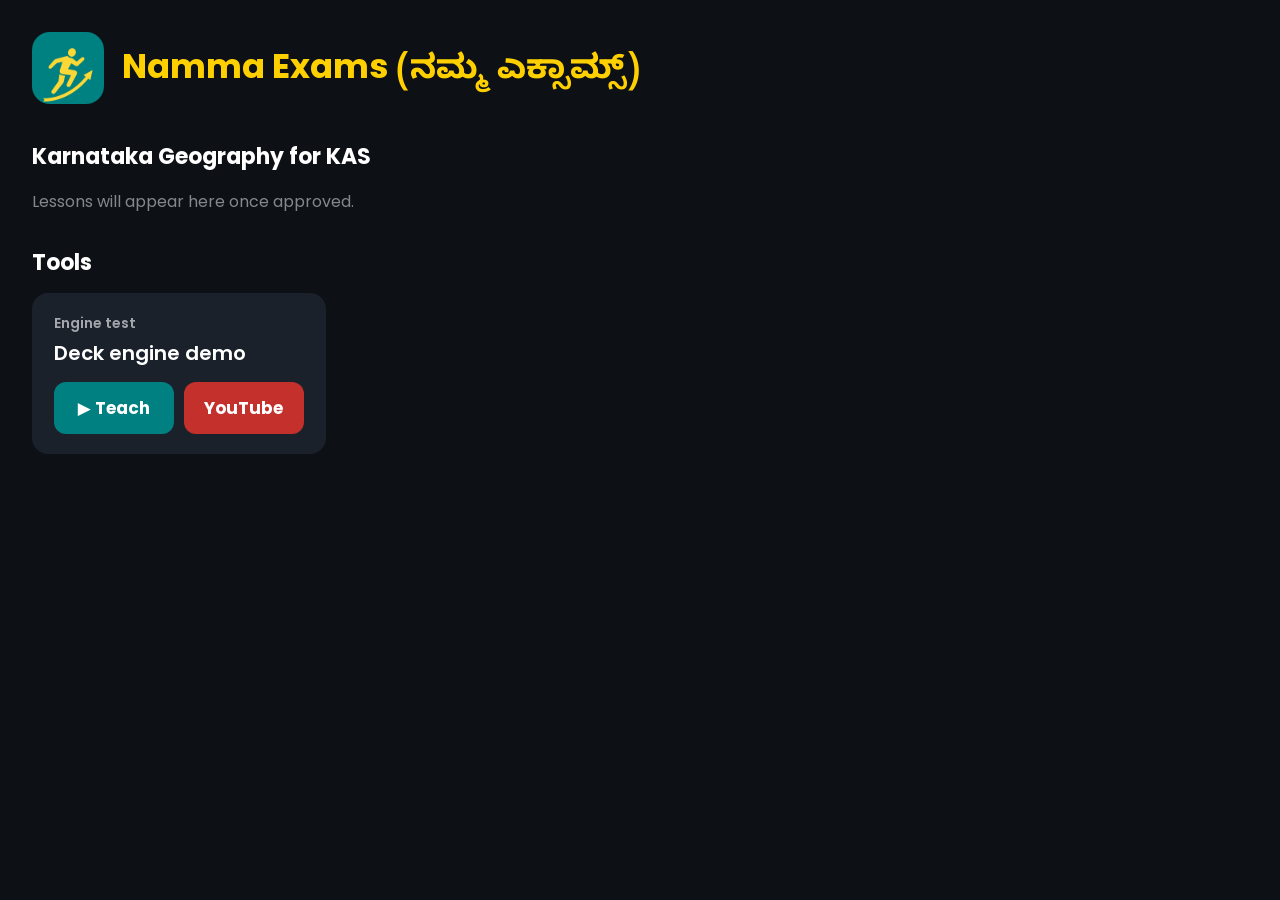
<file: index.html>
<!doctype html>
<html lang="en">
<head>
<meta charset="utf-8">
<meta name="viewport" content="width=device-width, initial-scale=1, viewport-fit=cover">
<meta name="apple-mobile-web-app-capable" content="yes">
<meta name="mobile-web-app-capable" content="yes">
<meta name="apple-mobile-web-app-status-bar-style" content="black-translucent">
<meta name="apple-mobile-web-app-title" content="Namma Exams">
<meta name="theme-color" content="#0D1015">
<link rel="apple-touch-icon" href="engine/icons/icon-180.png">
<link rel="manifest" href="manifest.webmanifest">
<link rel="stylesheet" href="engine/deck.css">
<title>Namma Exams Lessons</title>
</head>
<body class="library">
  <header>
    <img src="engine/icons/icon-180.png" alt="">
    <h1>Namma Exams <span class="kn">(ನಮ್ಮ ಎಕ್ಸಾಮ್ಸ್)</span></h1>
  </header>

  <h2>Karnataka Geography for KAS</h2>
  <p class="empty">Lessons will appear here once approved.</p>

  <h2>Tools</h2>
  <div class="lessons">
    <div class="lesson">
      <div><small>Engine test</small>Deck engine demo</div>
      <div class="lesson-actions"><a href="demo/">▶ Teach</a><a class="yt" href="demo/youtube.html">YouTube</a></div>
    </div>
  </div>

  <script src="engine/deck.js"></script>
</body>
</html>
</file>
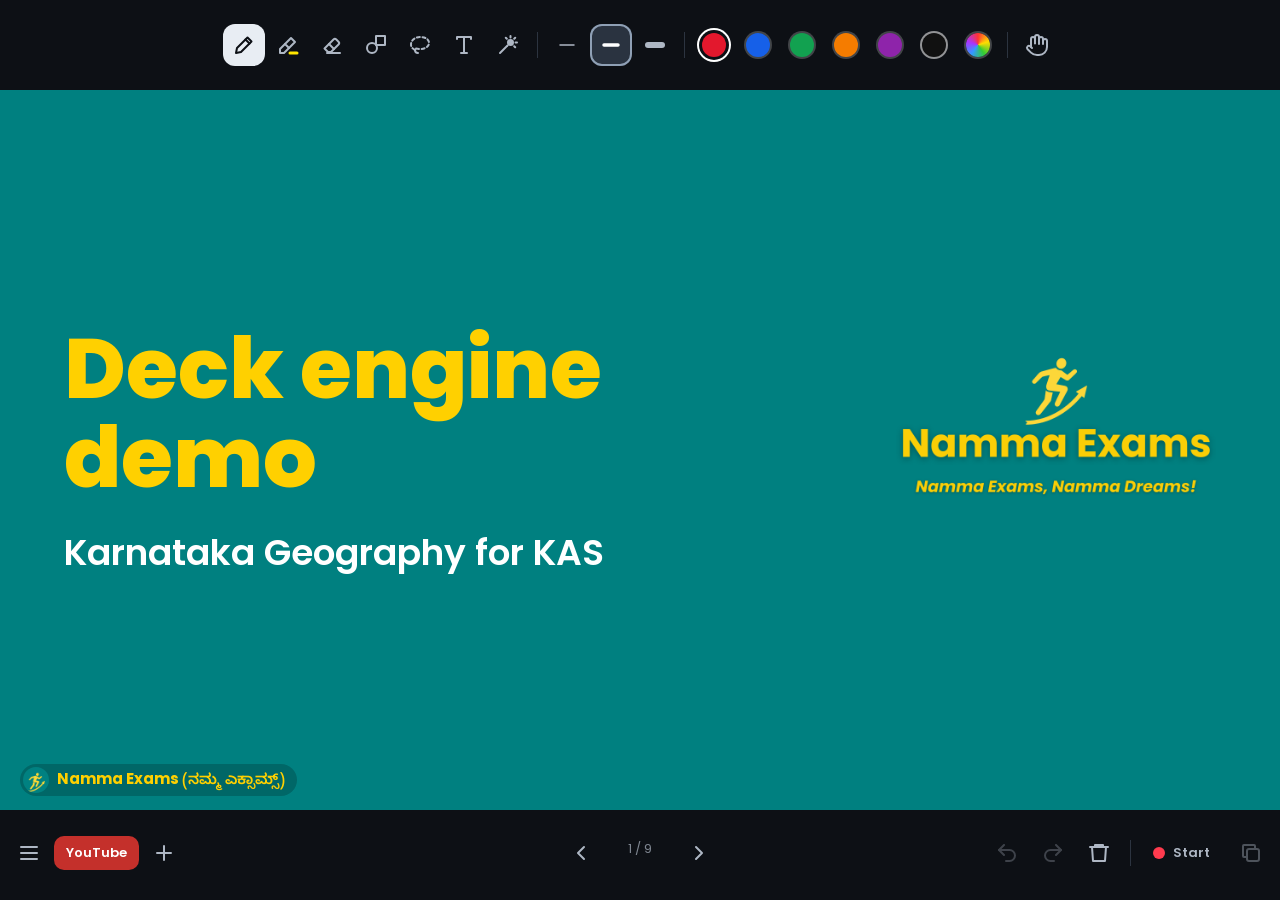
<file: demo/index.html>
<!doctype html>
<html lang="en">
<head>
<meta charset="utf-8">
<meta name="viewport" content="width=device-width, initial-scale=1, viewport-fit=cover, user-scalable=no">
<meta name="apple-mobile-web-app-capable" content="yes">
<meta name="mobile-web-app-capable" content="yes">
<meta name="apple-mobile-web-app-status-bar-style" content="black-translucent">
<meta name="apple-mobile-web-app-title" content="Namma Exams">
<meta name="theme-color" content="#0D1015">
<link rel="apple-touch-icon" href="../engine/icons/icon-180.png">
<link rel="manifest" href="../manifest.webmanifest">
<link rel="stylesheet" href="../engine/deck.css">
<title>Deck engine demo · Namma Exams</title>
<style>
  /* Slide-specific styling for the illustration */
  .cloud-move { transition: transform 1.8s ease-in-out; }
  .cloud-move.on { transform: translate(375px, -115px) scale(1.15); }
  .cloud-body { fill: #fff; transition: fill 1s ease; }
  .cloud-body.on { fill: #B9C5D3; }
</style>
</head>
<body>
<main class="deck">

  <!-- 1. Title -->
  <section class="slide title">
    <h1>Deck engine demo</h1>
    <p class="course">Karnataka Geography for KAS</p>
    <img class="logo" src="../assets/brand/logo.png" alt="Namma Exams">
  </section>

  <!-- 2. Illustration: animated, advanced by tap -->
  <section class="slide illustration">
    <div class="scene">
      <svg viewBox="0 0 1280 720" preserveAspectRatio="xMidYMid slice">
        <defs>
          <linearGradient id="sky" x1="0" y1="0" x2="0" y2="1">
            <stop offset="0" stop-color="#A9DBFF"/><stop offset="1" stop-color="#E9F6FF"/>
          </linearGradient>
          <marker id="head-wind" viewBox="0 0 10 10" refX="6" refY="5" markerWidth="5" markerHeight="5" orient="auto"><path d="M0,0 L10,5 L0,10 Z" fill="var(--wind)"/></marker>
          <marker id="head-dry" viewBox="0 0 10 10" refX="6" refY="5" markerWidth="5" markerHeight="5" orient="auto"><path d="M0,0 L10,5 L0,10 Z" fill="#9A6A2E"/></marker>
        </defs>
        <rect width="1280" height="720" fill="url(#sky)"/>
        <g fill="var(--sun)"><circle cx="180" cy="150" r="46"/></g>

        <!-- land: coast, windward forest slope, leeward slope, plateau -->
        <path d="M700,250 L740,300 L790,380 L860,460 L1280,470 L1280,720 L700,720 Z" fill="#B98A55"/>
        <path d="M860,460 L1280,470 L1280,720 L860,720 Z" fill="var(--plateau)"/>
        <path d="M520,548 L600,420 L650,330 L700,250 L700,720 L520,720 Z" fill="var(--forest)"/>
        <path d="M430,560 L520,548 L520,720 L430,720 Z" fill="var(--coast)"/>
        <rect x="0" y="560" width="432" height="160" fill="var(--water)"/>
        <g stroke="#fff" stroke-width="3" fill="none" opacity=".6" stroke-linecap="round">
          <path d="M40,590 q20,-10 40,0 t40,0"/><path d="M260,600 q20,-10 40,0 t40,0"/><path d="M150,700 q20,-10 40,0 t40,0"/>
        </g>

        <!-- step 1: moist winds, vapour, cloud forms over the sea -->
        <g data-step="1">
          <text x="64" y="372" font-size="32" font-weight="700" fill="var(--ink)">Monsoon winds</text>
          <g stroke="var(--wind)" stroke-width="7" fill="none" stroke-linecap="round">
            <path class="anim-flow" d="M64,412 H380" marker-end="url(#head-wind)"/>
            <path class="anim-flow" d="M64,462 H420" marker-end="url(#head-wind)"/>
          </g>
          <g class="anim-rise" stroke="#fff" stroke-width="4" fill="none" stroke-linecap="round">
            <path d="M110,555 q-8,-12 0,-24 q8,-12 0,-24"/>
            <path d="M210,555 q-8,-12 0,-24 q8,-12 0,-24"/>
            <path d="M310,555 q-8,-12 0,-24 q8,-12 0,-24"/>
            <path d="M390,555 q-8,-12 0,-24 q8,-12 0,-24"/>
          </g>
        </g>

        <!-- step 3: heavy rain on the windward side -->
        <g data-step="3">
          <g class="anim-rain" stroke="var(--rain)" stroke-width="5" stroke-linecap="round">
            <line x1="530" y1="225" x2="530" y2="532"/><line x1="560" y1="225" x2="560" y2="484"/>
            <line x1="590" y1="225" x2="590" y2="436"/><line x1="620" y1="225" x2="620" y2="384"/>
            <line x1="650" y1="225" x2="650" y2="330"/><line x1="680" y1="225" x2="680" y2="283"/>
          </g>
          <text x="500" y="300" text-anchor="end" font-size="32" font-weight="700" fill="var(--water-deep)">Heavy rain</text>
        </g>

        <!-- cloud: appears (1), climbs the Ghats (2), turns grey (3) -->
        <g data-step="1">
          <g class="cloud-move" data-on="2">
            <g class="cloud-body" data-on="3">
              <circle cx="190" cy="300" r="38"/><circle cx="240" cy="278" r="50"/><circle cx="292" cy="300" r="40"/>
              <rect x="190" y="290" width="102" height="48" rx="20"/>
            </g>
          </g>
        </g>

        <!-- step 4: dry air sinks on the leeward side -->
        <g data-step="4">
          <path class="anim-flow" d="M760,250 C820,300 860,360 960,400" stroke="#9A6A2E" stroke-width="7" fill="none" stroke-linecap="round" marker-end="url(#head-dry)"/>
          <text x="1060" y="570" text-anchor="middle" font-size="32" font-weight="700" fill="var(--ink)">Rain shadow</text>
          <text x="1060" y="612" text-anchor="middle" font-size="30" font-weight="600" fill="var(--ink)" class="kn">(ಮಳೆ ನೆರಳು)</text>
        </g>

        <!-- fixed labels -->
        <text x="64" y="598" font-size="32" font-weight="700" fill="#fff">Arabian Sea</text>
        <text x="64" y="636" font-size="30" font-weight="600" fill="#fff" class="kn">(ಅರಬ್ಬೀ ಸಮುದ್ರ)</text>
        <text x="690" y="630" text-anchor="middle" font-size="32" font-weight="700" fill="var(--ink)" class="halo">Western Ghats</text>
        <text x="690" y="672" text-anchor="middle" font-size="30" font-weight="600" fill="var(--ink)" class="halo kn">(ಪಶ್ಚಿಮ ಘಟ್ಟಗಳು)</text>
      </svg>
    </div>
    <h2 style="align-self:flex-end">Orographic rainfall</h2>
  </section>

  <!-- 3. Diagram: builds step by step -->
  <section class="slide diagram">
    <h2>The water cycle <span class="kn">(ಜಲಚಕ್ರ)</span></h2>
    <div class="cycle">
      <div class="node n1 pop" data-step="1" style="--c:var(--c2)">Evaporation</div>
      <div class="arrow right a1" data-step="2"></div>
      <div class="node n2 pop" data-step="2" style="--c:var(--c6)">Condensation</div>
      <div class="arrow down a2" data-step="3"></div>
      <div class="node n3 pop" data-step="3" style="--c:var(--c5)">Precipitation</div>
      <div class="arrow left a3" data-step="4"></div>
      <div class="node n4 pop" data-step="4" style="--c:var(--c8)">Collection</div>
      <div class="arrow up a4" data-step="5"></div>
      <div class="hub">
        <svg viewBox="0 0 24 24" width="110" height="110"><path d="M12 2.5C9 7 5.5 10.6 5.5 14.5a6.5 6.5 0 0 0 13 0C18.5 10.6 15 7 12 2.5z" fill="var(--water)"/><path d="M9 15a3 3 0 0 0 3 3" stroke="#fff" stroke-width="1.6" fill="none" stroke-linecap="round"/></svg>
      </div>
    </div>
  </section>

  <!-- 4. Map: base map plus layers switched on in order -->
  <section class="slide map">
    <h2>Map layers (demo)</h2>
    <div class="map-row">
      <div class="map-frame" data-svg="../assets/maps/demo-placeholder.svg" data-layers="rivers forest cities"></div>
      <ul class="legend">
        <li class="line" data-step="1" style="--c:var(--water)">Rivers</li>
        <li data-step="2" style="--c:var(--forest)">Forest</li>
        <li class="dot" data-step="3" style="--c:var(--city)">Cities</li>
      </ul>
    </div>
  </section>

  <!-- 5. Blank map: outline only, for marking by hand -->
  <section class="slide blank-map">
    <h2>Blank map: mark the rivers</h2>
    <div class="map-frame" data-svg="../assets/maps/demo-placeholder.svg" data-layers=""></div>
  </section>

  <!-- 6. Whiteboard (grid) -->
  <section class="slide whiteboard grid" data-label="Whiteboard (grid)"></section>

  <!-- 7. Image placed for annotation -->
  <section class="slide image">
    <h2>Image for annotation</h2>
    <figure class="image-frame"><img src="../assets/brand/logo.png" alt=""></figure>
  </section>

  <!-- 8. Recap -->
  <section class="slide recap">
    <h2>Recap</h2>
    <ul class="points">
      <li class="step rise">Monsoon winds rise over the Ghats</li>
      <li class="step rise" style="--c:var(--water)">West side: heavy rain</li>
      <li class="step rise" style="--c:var(--plateau)">East side: rain shadow</li>
    </ul>
  </section>

  <!-- 9. End card: right half left clear for YouTube end-screen elements -->
  <section class="slide end">
    <div class="left">
      <div class="channel">Namma Exams <span class="kn">ನಮ್ಮ ಎಕ್ಸಾಮ್ಸ್</span></div>
      <div class="handle">@namma-exams</div>
      <div class="next"><small>Next lesson</small><b>Next lesson title here</b></div>
    </div>
  </section>

</main>
<script src="../engine/perfect-freehand.js"></script>
<script src="../engine/deck.js"></script>
</body>
</html>
</file>
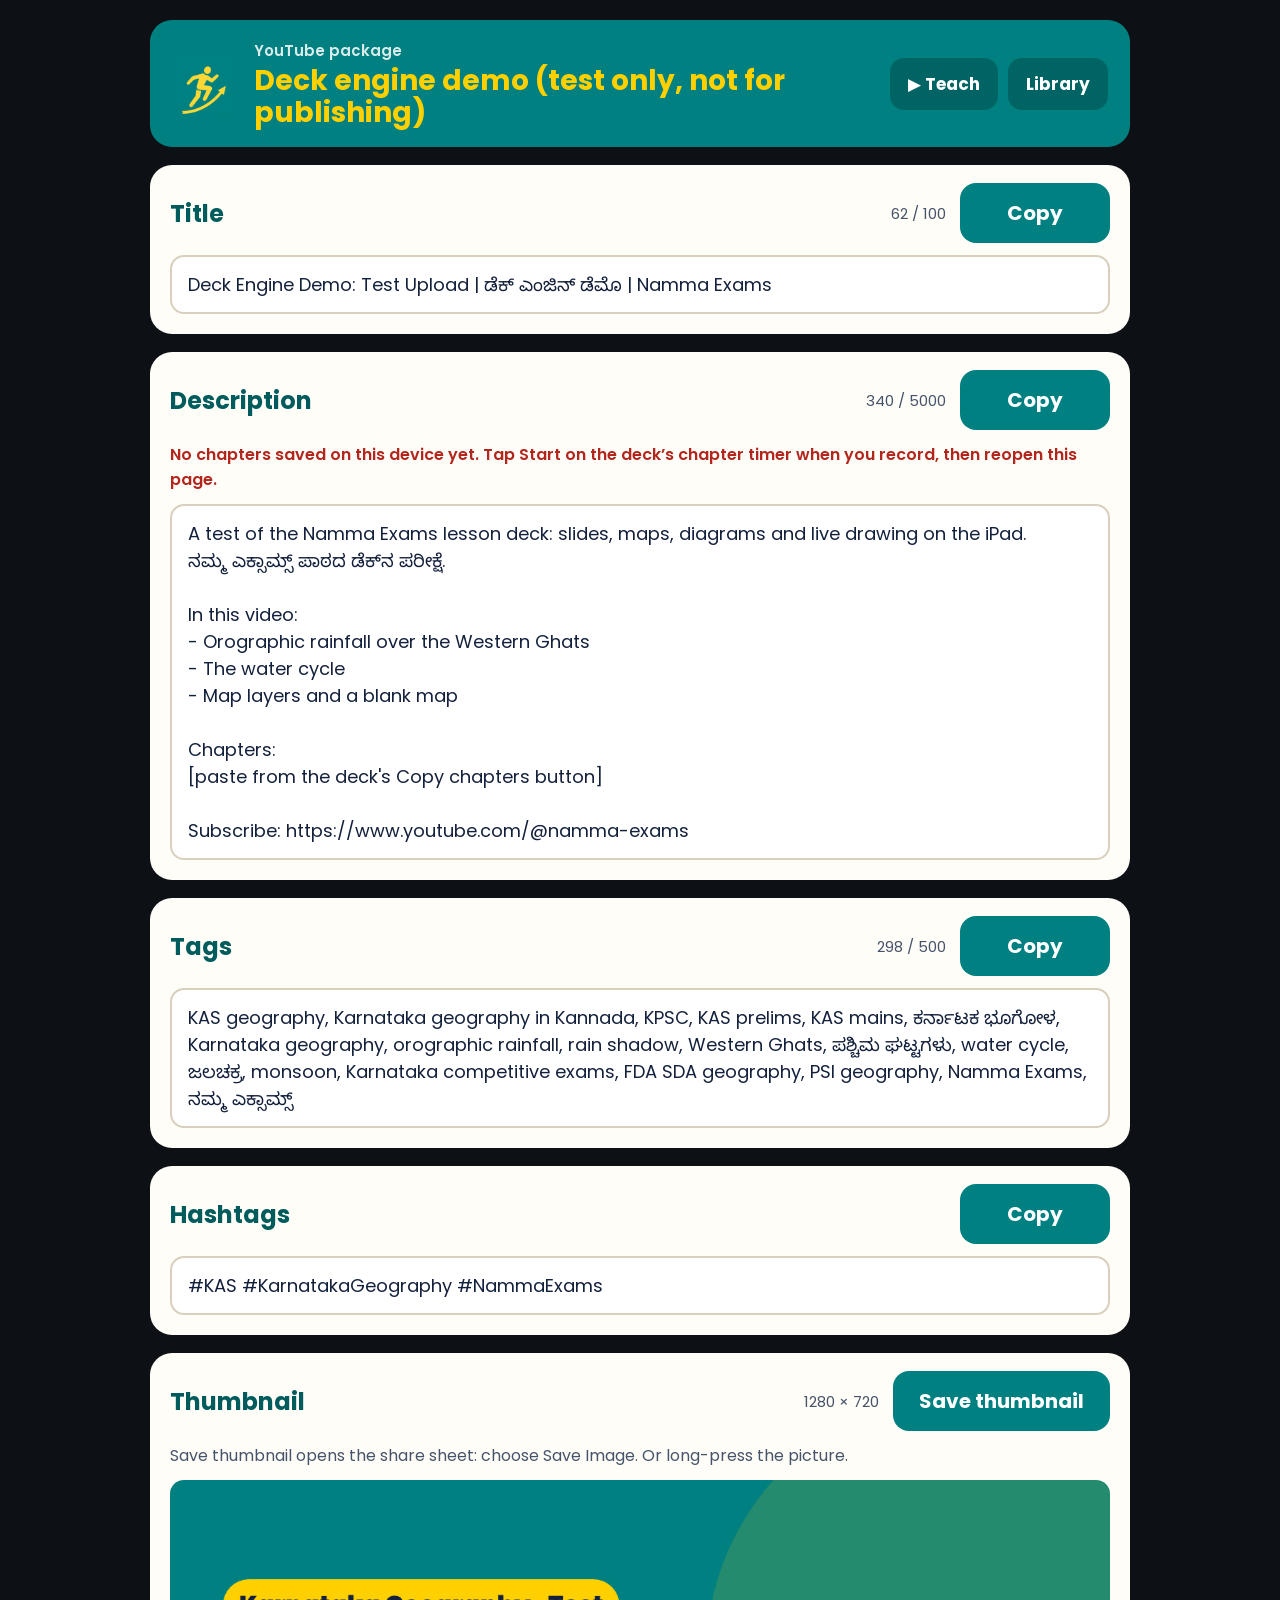
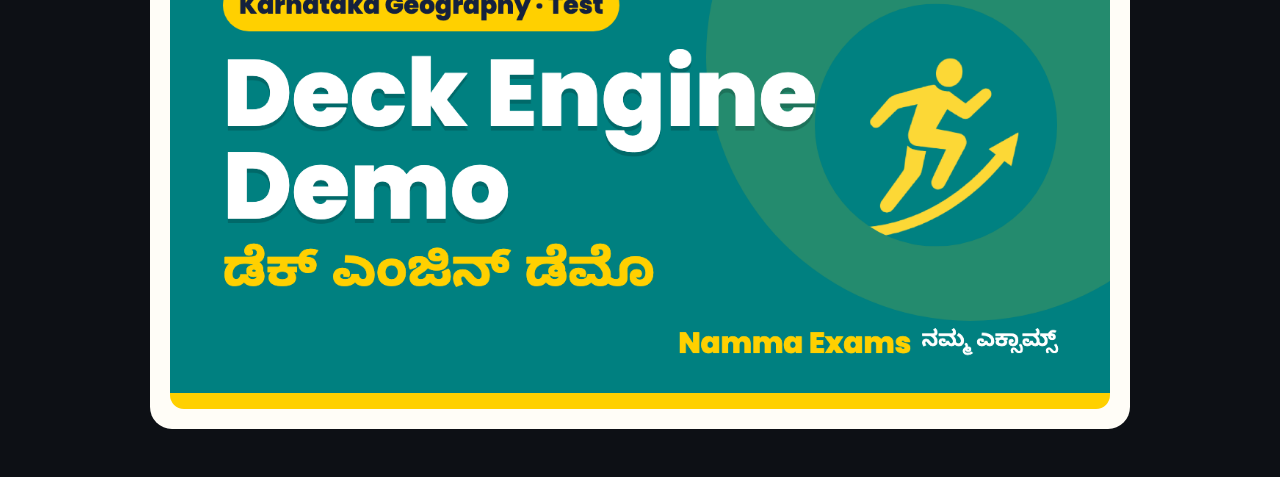
<file: demo/youtube.html>
<!doctype html>
<html lang="en">
<head>
<meta charset="utf-8">
<meta name="viewport" content="width=device-width, initial-scale=1, viewport-fit=cover">
<meta name="apple-mobile-web-app-capable" content="yes">
<meta name="mobile-web-app-capable" content="yes">
<meta name="apple-mobile-web-app-status-bar-style" content="black-translucent">
<meta name="apple-mobile-web-app-title" content="Namma Exams">
<meta name="theme-color" content="#0D1015">
<link rel="apple-touch-icon" href="../engine/icons/icon-180.png">
<link rel="manifest" href="../manifest.webmanifest">
<link rel="stylesheet" href="../engine/deck.css">
<title>YouTube · Namma Exams</title>
</head>
<body class="yt-page">
<!-- Content comes from youtube.md in this folder. -->
<script src="../engine/deck.js"></script>
<script src="../engine/youtube.js"></script>
</body>
</html>
</file>
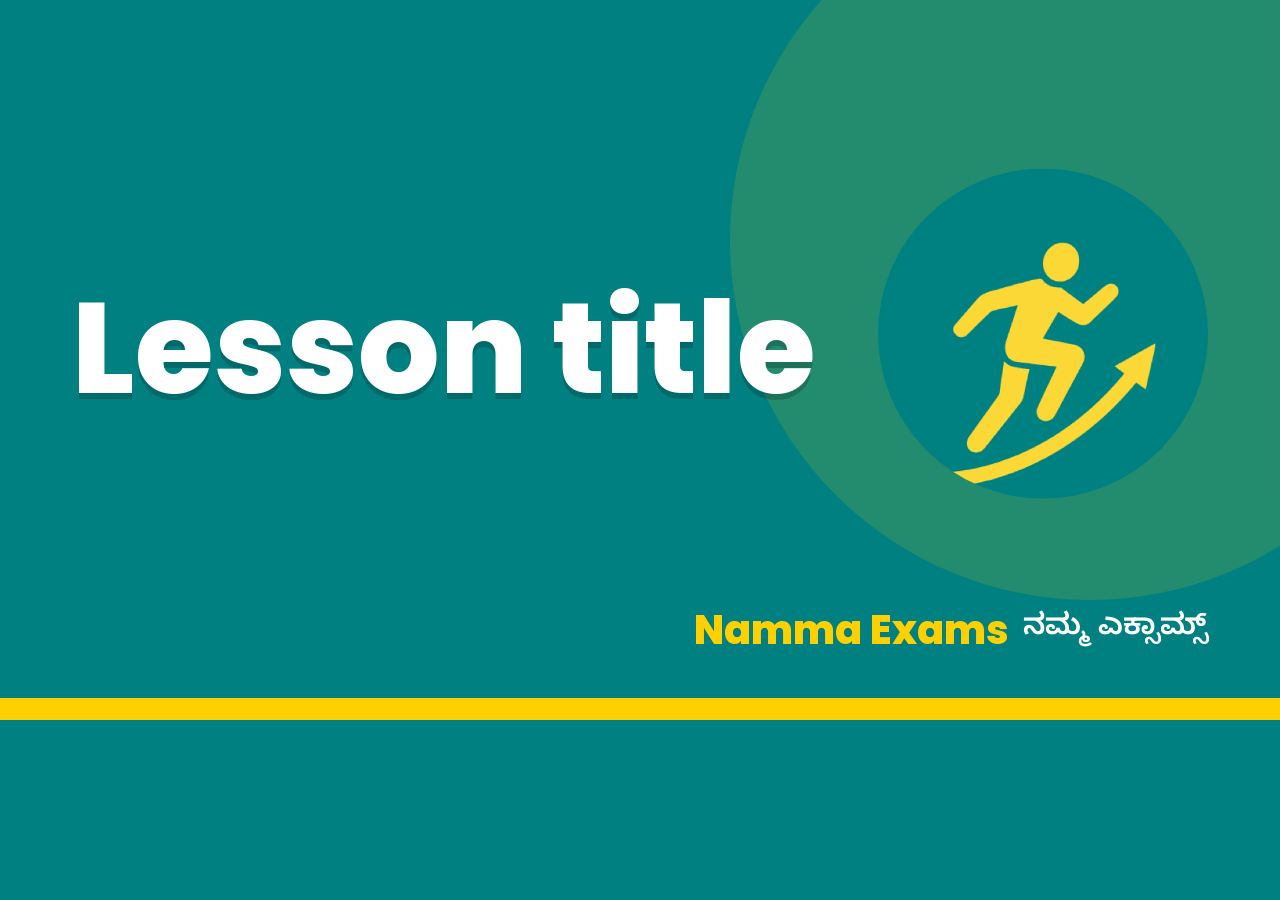
<file: engine/thumbnail.html>
<!doctype html>
<html lang="en">
<head>
<meta charset="utf-8">
<link rel="stylesheet" href="deck.css">
<title>Thumbnail</title>
<!-- 1280×720 YouTube thumbnail template. Parameters (URL query):
       title   3–5 words, use | for a line break      kn     Kannada line
       kicker  small label, e.g. "Karnataka Geography · 01"
     Rendered to PNG with engine/make-thumbnail.sh. -->
<style>
  html, body { margin: 0; width: 1280px; height: 720px; overflow: hidden; background: var(--brand-teal); }
  .thumb { position: relative; width: 1280px; height: 720px; box-sizing: border-box; padding: 64px 72px; color: #fff; font-family: var(--font); display: flex; flex-direction: column; justify-content: center; gap: 22px; overflow: hidden; }
  .thumb::before { content: ''; position: absolute; right: -170px; top: -120px; width: 720px; height: 720px; border-radius: 50%; background: rgba(255, 208, 0, .14); }
  .thumb::after { content: ''; position: absolute; left: 0; right: 0; bottom: 0; height: 22px; background: var(--brand-yellow); }
  .kicker { align-self: flex-start; padding: 10px 22px; border-radius: 999px; background: var(--brand-yellow); color: var(--ink); font-size: 34px; font-weight: 800; position: relative; }
  h1 { margin: 0; max-width: 860px; font-size: 128px; line-height: .98; font-weight: 800; color: #fff; text-shadow: 0 6px 0 rgba(0,0,0,.18); position: relative; }
  .kn { font-family: var(--font-kn); font-size: 70px; font-weight: 700; color: var(--brand-yellow); line-height: 1.2; position: relative; }
  .mark { position: absolute; right: 72px; top: 50%; transform: translateY(-58%); width: 330px; height: 330px; border-radius: 50%; }
  .brand { position: absolute; right: 72px; bottom: 60px; display: flex; align-items: center; gap: 14px; font-size: 40px; font-weight: 800; color: var(--brand-yellow); }
  .brand span { font-family: var(--font-kn); font-size: 30px; color: #fff; font-weight: 600; }
</style>
</head>
<body>
<div class="thumb">
  <div class="kicker" id="kicker"></div>
  <h1 id="title"></h1>
  <div class="kn" id="kn"></div>
  <img class="mark" src="icons/icon-512.png" alt="">
  <div class="brand">Namma Exams <span>ನಮ್ಮ ಎಕ್ಸಾಮ್ಸ್</span></div>
</div>
<script>
  const q = new URLSearchParams(location.search);
  document.getElementById('kicker').textContent = q.get('kicker') || '';
  if (!q.get('kicker')) document.getElementById('kicker').remove();
  document.getElementById('title').innerHTML = (q.get('title') || 'Lesson title').split('|').map(s => s.trim().replace(/[&<>]/g, c => ({ '&': '&amp;', '<': '&lt;', '>': '&gt;' }[c]))).join('<br>');
  document.getElementById('kn').textContent = q.get('kn') || '';
</script>
</body>
</html>
</file>
<file: engine/deck.css>
/* Namma Exams deck engine: shared styles for every lesson deck.
   Fonts: Poppins and Noto Sans Kannada (Google Fonts, SIL Open Font License, free for commercial use). */
@import url('https://fonts.googleapis.com/css2?family=Noto+Sans+Kannada:wght@400;600;700&family=Poppins:wght@400;500;600;700;800&display=swap');

/* =========================================================
   Palette: defined once, used in every deck.
   Meanings are fixed across all decks: water is blue, forest is green, etc.
   ========================================================= */
:root {
  /* Brand (from assets/brand/logo.png) */
  --brand-teal: #008080;
  --brand-teal-dark: #005c5c;
  --brand-yellow: #FFD000;

  /* Slide surfaces and text */
  --paper: #FFFDF7;
  --paper-2: #F3ECDA;
  --ink: #14213D;
  --ink-soft: #46546B;
  --line: #D8D0BD;

  /* Fixed meanings */
  --water: #1E88E5;          /* sea, rivers, lakes, rain */
  --water-deep: #0B4F9C;
  --water-light: #CFE7FF;
  --forest: #2E9D46;         /* forest, vegetation */
  --forest-dark: #1B6B2E;
  --forest-light: #CDEFD4;
  --hills: #8D6E63;          /* hills, mountains (brown) */
  --plateau: #D9A441;        /* plateau (ochre) */
  --plain: #B7D77A;          /* lowland plains */
  --coast: #F2D59B;          /* beaches, coastal sand */
  --desert: #F4C27A;         /* dry / arid */
  --soil-red: #C0392B;
  --soil-black: #3B3533;
  --soil-laterite: #B5541C;
  --soil-alluvial: #D9B26F;
  --rain: #3D8BFF;
  --cloud: #EEF2F6;
  --sun: #FFB300;
  --wind: #5F7290;
  --hot: #E53935;
  --cold: #1E88E5;
  --city: #E53935;           /* cities, towns */
  --road: #6D4C41;
  --rail: #37474F;
  --boundary: #5E35B1;       /* administrative boundaries */
  --crop: #F9A825;
  --mineral: #8E44AD;
  --power: #FF6F00;

  /* Bright category colours (white text reads on all but --c3) */
  --c1: #D32F2F;  /* red */
  --c2: #E65100;  /* orange */
  --c3: #F9A825;  /* yellow: use dark text */
  --c4: #2E7D32;  /* green */
  --c5: #1565C0;  /* blue */
  --c6: #7B1FA2;  /* purple */
  --c7: #C2185B;  /* pink */
  --c8: #00796B;  /* teal */

  /* Pen ink */
  --ink-1: #E3182D;   /* red */
  --ink-2: #1660E8;   /* blue */
  --ink-3: #111111;   /* black */
  --ink-hl: #FFE600;  /* highlighter */

  /* Bands around the stage (cropped out of the recording) */
  --band: #0D1015;
  --band-fg: #AEB7C4;
  --band-active: #2A3340;

  /* Type, in logical px on the 1280×720 stage.
     The stage is drawn at ~0.89–0.92× on 11" and mini iPads, so 32px here ≈ 28–29px on screen. */
  --font: 'Poppins', 'Noto Sans Kannada', system-ui, sans-serif;
  --font-kn: 'Noto Sans Kannada', 'Poppins', sans-serif;
  --fs-label: 32px;   /* smallest text allowed: map labels, legends */
  --fs-body: 36px;
  --fs-h2: 56px;
  --fs-h1: 84px;

  /* 5% safe margin of the stage: nothing important outside it */
  --safe-x: 64px;
  --safe-y: 36px;
}

/* =========================================================
   App shell: dark screen, 16:9 stage, control bands
   ========================================================= */
html, body { margin: 0; height: 100%; background: var(--band); }
body { font-family: var(--font); }
.deck { visibility: hidden; }          /* until the engine has placed it */

body.deck-app {
  position: fixed; inset: 0; overflow: hidden; overscroll-behavior: none;
  touch-action: pan-y;            /* the stage and bands set none; only the menu sheet scrolls */
  -webkit-user-select: none; user-select: none;
  -webkit-touch-callout: none;
  -webkit-tap-highlight-color: transparent;
  -webkit-text-size-adjust: 100%;
}
.kn, :lang(kn) { font-family: var(--font-kn); }

.stage {
  position: absolute; left: 0; top: 0;
  width: 1280px; height: 720px;
  transform-origin: 0 0;
  overflow: hidden;
  background: var(--paper); color: var(--ink);
  touch-action: none;
}
.stage .deck { visibility: visible; position: absolute; inset: 0; }

.ink-wrap { position: absolute; left: 0; top: 0; pointer-events: none; z-index: 20; }
.ink-layer { position: absolute; inset: 0; width: 100%; height: 100%; pointer-events: none; }

/* Safe-zone guides (menu or G key), for checking layouts on the Mac */
.guides { position: absolute; inset: 0; pointer-events: none; z-index: 30; display: none; }
.stage.show-guides .guides { display: block; }
.guides::before { content: ''; position: absolute; inset: var(--safe-y) var(--safe-x); border: 2px dashed #FF2BB4; }
.stage.show-guides .slide.end::after {
  content: 'YouTube end-screen area';
  position: absolute; left: 50%; right: var(--safe-x); top: var(--safe-y); bottom: var(--safe-y);
  border: 3px dashed rgba(255,255,255,.7); border-radius: 16px;
  display: grid; place-items: center; font-size: 24px; color: rgba(255,255,255,.8);
}

/* Bands: all controls live here, never on the stage.
   touch-action: none so iOS never turns a tap into a scroll or zoom; buttons act on pointerup (deck.js). */
.band {
  position: fixed; left: 0; right: 0; z-index: 50;
  display: flex; align-items: center; justify-content: center;
  box-sizing: border-box;
  background: var(--band); color: var(--band-fg);
  font-family: var(--font);
  touch-action: none;
}
.band-top { top: 0; padding-top: env(safe-area-inset-top); }
.band-bottom { justify-content: space-between; gap: 12px; padding-bottom: calc(env(safe-area-inset-bottom) + 4px); }
.band button, .band label.color {
  appearance: none; -webkit-appearance: none; border: 0; padding: 0; margin: 0;
  width: 42px; height: 42px; border-radius: 12px; flex: none;
  display: grid; place-items: center; position: relative;
  background: transparent; color: inherit; cursor: pointer;
  touch-action: none;
}
.band button svg { width: 24px; height: 24px; }
.band button:disabled { opacity: .3; cursor: default; }
.band button:focus-visible { outline: 2px solid var(--band-fg); }
.band [hidden] { display: none !important; }
.sep { width: 1px; height: 26px; background: #2C3440; margin: 0 6px; flex: none; }

/* Top band: GoodNotes-style toolbar */
.toolbar, .tb-group, .nav { display: flex; align-items: center; gap: 2px; }
.toolbar button.tool.active { background: #E8EDF3; color: #0D1015; }
.toolbar button.hand.active { background: var(--brand-yellow); color: #0D1015; }
.band-top.hand-mode .tool.active { background: var(--band-active); color: #fff; }
.toolbar button.size.active, .toolbar button.txt.active { background: var(--band-active); color: #fff; box-shadow: inset 0 0 0 2px #8FA0B5; }
.toolbar button.txt { width: auto; padding: 0 12px; font: 600 14px var(--font); }
.toolbar button.icon-txt { display: flex; gap: 6px; color: #FF8A8A; }
.toolbar button.icon-txt svg { width: 20px; height: 20px; }
.tb-group.ctx.empty { display: none; }
.tb-group.ctx.empty + .sep { display: none; }
.tb-group.colors.off { opacity: .3; }
.swatch { width: 24px; height: 24px; border-radius: 50%; background: var(--c); box-shadow: 0 0 0 2px rgba(255,255,255,.22); }
.swatch.auto { box-shadow: 0 0 0 2px rgba(255,255,255,.55); }
.color.active .swatch { box-shadow: 0 0 0 3px var(--band), 0 0 0 5px #fff; }
label.color input { position: absolute; inset: 0; width: 100%; height: 100%; opacity: 0; margin: 0; padding: 0; border: 0; cursor: pointer; }

/* Bottom band: menu, YouTube, pages · navigation · undo/redo/clear, chapter timer */
.band-side { flex: 1; display: flex; align-items: center; gap: 4px; min-width: 0; }
.band-side.right { justify-content: flex-end; }
.band-link {
  display: flex; align-items: center; height: 34px; padding: 0 12px; border-radius: 10px; flex: none;
  background: #C4302B; color: #fff; font: 600 13px var(--font); text-decoration: none; -webkit-touch-callout: none;
}
.band button.band-link { width: auto; }
.band button.update { background: var(--brand-yellow); color: #0D1015; }
.band button.del-page { color: #FF8A8A; }
.timer-start { width: auto !important; padding: 0 12px 0 6px !important; gap: 2px; display: flex !important; font: 600 13px var(--font); }
.timer-time { font-size: 13px; font-variant-numeric: tabular-nums; color: #FF6B78; white-space: nowrap; }
.band-bottom.recording .timer-start { display: none !important; }
.band-bottom:not(.recording) .timer-copy { opacity: .4; }
.counter-wrap { min-width: 72px; text-align: center; }
.counter { font-size: 13px; font-variant-numeric: tabular-nums; opacity: .7; }
.dots { display: flex; gap: 4px; justify-content: center; height: 5px; margin-top: 3px; }
.dots i { width: 5px; height: 5px; border-radius: 50%; background: #3A4452; }
.dots i.on { background: var(--band-fg); }

/* "+" page chooser replaces the bottom band while open */
.page-chooser { display: none; flex: 1; align-items: center; justify-content: center; gap: 8px; }
.band-bottom.choosing > :not(.page-chooser) { display: none; }
.band-bottom.choosing .page-chooser { display: flex; }
.chooser-label { font-size: 14px; font-weight: 600; margin-right: 6px; }
.band button.page-opt { width: auto; height: 46px; padding: 0 12px 0 6px; display: flex; gap: 8px; background: #1C222C; font: 600 14px var(--font); }
.band button.txt { width: auto; padding: 0 14px; font: 600 14px var(--font); }
.page-swatch { width: 40px; height: 30px; border-radius: 6px; background: #fff; display: block; }
.page-swatch.lined { background: repeating-linear-gradient(#fff 0 6px, #9CC3EE 6px 7px); }
.page-swatch.grid { background: #fff linear-gradient(#C9D2DE 1px, transparent 1px) 0 0 / 7px 7px, linear-gradient(90deg, #C9D2DE 1px, transparent 1px) 0 0 / 7px 7px; }
.page-swatch.dotted { background: #fff radial-gradient(#8A96A8 1px, transparent 1.3px) 0 0 / 7px 7px; }
.page-swatch.dark { background: #1C232B; box-shadow: inset 0 0 0 1px #3A4452; }

/* Text typed with the Text tool, while editing */
.ink-text-edit {
  position: absolute; z-index: 25; box-sizing: border-box; margin: 0; padding: 2px 6px;
  font-family: var(--font); font-weight: 600; line-height: 1.25;
  background: rgba(255,255,255,.08); border: 2px dashed #1660E8; border-radius: 6px; outline: none;
  resize: none; overflow: hidden; white-space: pre;
  -webkit-user-select: text; user-select: text; touch-action: auto;
}

/* Menu sheet (opened from the bottom band) */
.deck-menu {
  position: fixed; inset: 0; z-index: 100; display: none;
  overflow: auto; -webkit-overflow-scrolling: touch; touch-action: pan-y;
  box-sizing: border-box;
  padding: calc(env(safe-area-inset-top) + 20px) calc(env(safe-area-inset-right) + 24px) calc(env(safe-area-inset-bottom) + 24px) calc(env(safe-area-inset-left) + 24px);
  background: rgba(9, 11, 15, .97); color: #E6EAF0; font-family: var(--font);
}
.deck-menu.open { display: block; }
.menu-actions { display: flex; flex-wrap: wrap; gap: 10px; margin-bottom: 20px; }
.deck-menu button {
  appearance: none; border: 0; cursor: pointer; font: inherit; color: inherit;
  background: #1C222C; border-radius: 12px; padding: 12px 18px; font-size: 16px;
  touch-action: manipulation;
}
.deck-menu button.on { background: var(--brand-teal); }
.menu-slides { display: grid; grid-template-columns: repeat(auto-fill, minmax(200px, 1fr)); gap: 10px; }
.menu-slides button { text-align: left; display: flex; flex-direction: column; gap: 4px; min-height: 92px; }
.menu-slides button.current { outline: 2px solid var(--brand-yellow); }
.menu-slides b { font-size: 13px; opacity: .6; }
.menu-slides small { font-size: 12px; opacity: .5; margin-top: auto; }
.menu-tip { margin-top: 20px; font-size: 13px; opacity: .55; line-height: 1.6; }

/* =========================================================
   Slides
   ========================================================= */
.slide {
  position: absolute; inset: 0; box-sizing: border-box;
  padding: var(--safe-y) var(--safe-x);
  display: flex; flex-direction: column; gap: 20px;
  font-size: var(--fs-body); line-height: 1.25;
  background: var(--paper); color: var(--ink);
  visibility: hidden; opacity: 0;
  transition: opacity .25s ease, visibility 0s linear .25s;
}
.slide.active { visibility: visible; opacity: 1; transition: opacity .25s ease; }
.slide h1, .slide h2, .slide h3, .slide p, .slide figure { margin: 0; }
.slide h1 { font-size: var(--fs-h1); font-weight: 800; line-height: 1.05; }
.slide h2 { font-size: var(--fs-h2); font-weight: 700; line-height: 1.1; color: var(--brand-teal-dark); position: relative; z-index: 2; }
.slide .kn { font-weight: 600; }
.slide h2 .kn { font-size: .7em; color: var(--ink-soft); }
.label { font-size: var(--fs-label); font-weight: 600; }

/* Brand mark, added by the engine to every slide */
.brand-mark {
  position: absolute; left: 20px; bottom: 14px; z-index: 5;
  display: flex; align-items: center; gap: 8px;
  padding: 3px 12px 3px 3px; border-radius: 999px;
  background: var(--brand-teal); color: var(--brand-yellow);
  font-size: 15px; font-weight: 700; line-height: 1; white-space: nowrap;
  pointer-events: none;
}
.brand-mark img { width: 26px; height: 26px; border-radius: 50%; }
.brand-mark .kn { font-weight: 600; }
.slide.title .brand-mark, .slide.end .brand-mark { background: rgba(0,0,0,.2); }

/* ---------- Steps ----------
   data-step="n"  hidden until step n, then fades in
   class="step"   same, numbered automatically in page order
   data-on="n"    always visible; gets class .on at step n (for motion)
   data-off="n"   hidden from step n onwards                          */
.slide [data-step] { opacity: 0; transition: opacity .45s ease, transform .45s ease; }
.slide [data-step].on { opacity: 1; }
.slide .rise[data-step]:not(.on) { transform: translateY(24px); }
.slide .pop[data-step]:not(.on) { transform: scale(.85); }
.slide .off { opacity: 0 !important; transition: opacity .45s ease; }
.slide svg .pop, .slide svg [data-on] { transform-box: fill-box; transform-origin: center; }

/* ---------- Reusable SVG animations ---------- */
@keyframes deck-flow { to { stroke-dashoffset: -60; } }
@keyframes deck-fall { to { stroke-dashoffset: -80; } }
@keyframes deck-rise { 0% { opacity: 0; transform: translateY(0); } 30% { opacity: 1; } 100% { opacity: 0; transform: translateY(-70px); } }
@keyframes deck-bob { 50% { transform: translateY(-8px); } }
.anim-flow { stroke-dasharray: 22 8; animation: deck-flow 1.2s linear infinite; }   /* winds, currents, rivers */
.anim-rain line, .anim-rain path { stroke-dasharray: 22 58; animation: deck-fall .7s linear infinite; }
.anim-rise > * { animation: deck-rise 2.4s ease-out infinite; }                    /* vapour, heat */
.anim-rise > :nth-child(2n) { animation-delay: .8s; }
.anim-rise > :nth-child(3n) { animation-delay: 1.6s; }
.anim-bob { animation: deck-bob 3s ease-in-out infinite; }

/* ---------- 1. Title ---------- */
.slide.title { background: var(--brand-teal); color: #fff; justify-content: center; gap: 28px; }
.slide.title h1 { color: var(--brand-yellow); max-width: 64%; }
.slide.title .course { font-size: var(--fs-body); font-weight: 600; max-width: 64%; }
.slide.title .course .kn { font-weight: 600; opacity: .9; }
.slide.title .logo { position: absolute; right: var(--safe-x); top: 50%; width: 320px; transform: translateY(-50%); }

/* ---------- 2. Illustration ---------- */
.slide.illustration .scene { position: absolute; inset: 0; }
.slide.illustration .scene svg { width: 100%; height: 100%; display: block; }
.scene text, .map-frame text { font-family: var(--font); }
.halo { paint-order: stroke; stroke: #fff; stroke-width: 6px; stroke-linejoin: round; }

/* ---------- 3. Diagram ---------- */
.node {
  background: var(--c, var(--c5)); color: #fff;
  font-weight: 700; text-align: center;
  padding: 16px 28px; border-radius: 20px;
  box-shadow: 0 6px 0 rgba(0,0,0,.18);
}
.node .kn { display: block; font-size: .8em; opacity: .9; }
.arrow { --a: var(--ink-soft); position: relative; background: var(--a); }
.arrow::after { content: ''; position: absolute; border: 16px solid transparent; }
.arrow.right, .arrow.left { height: 8px; justify-self: stretch; align-self: center; margin: 0 34px 0 14px; }
.arrow.right::after, .arrow.left::after { right: -30px; top: 50%; transform: translateY(-50%); border-left: 26px solid var(--a); border-right: 0; }
.arrow.left { transform: scaleX(-1); }
.arrow.down, .arrow.up { width: 8px; align-self: stretch; justify-self: center; margin: 14px 0 34px; }
.arrow.down::after, .arrow.up::after { bottom: -30px; left: 50%; transform: translateX(-50%); border-top: 26px solid var(--a); border-bottom: 0; }
.arrow.up { transform: scaleY(-1); }

/* Flowchart: nodes and arrows in a row */
.flow { flex: 1; min-height: 0; display: grid; grid-auto-flow: column; grid-auto-columns: auto; align-items: center; justify-content: center; }
.flow .arrow.right { width: 60px; }

/* Cycle of four: n1 → n2 ↓ n3 ← n4 ↑, hub in the middle */
.cycle {
  flex: 1; min-height: 0; width: 100%;
  display: grid; grid-template-columns: auto 1fr auto; grid-template-rows: auto 1fr auto;
  align-items: center; justify-items: center;
}
.cycle .n1 { grid-area: 1 / 1; } .cycle .a1 { grid-area: 1 / 2; } .cycle .n2 { grid-area: 1 / 3; }
.cycle .a2 { grid-area: 2 / 3; } .cycle .n3 { grid-area: 3 / 3; } .cycle .a3 { grid-area: 3 / 2; }
.cycle .n4 { grid-area: 3 / 1; } .cycle .a4 { grid-area: 2 / 1; } .cycle .hub { grid-area: 2 / 2; }
.hub { font-size: 44px; font-weight: 800; color: var(--brand-teal-dark); text-align: center; line-height: 1.15; }
.hub .kn { display: block; font-size: .75em; color: var(--ink-soft); }

/* Timeline: <ol class="timeline"><li><b>1956</b>Event</li>… */
.timeline { flex: 1; list-style: none; margin: 0; padding: 0; display: flex; align-items: center; position: relative; }
.timeline::before { content: ''; position: absolute; left: 0; right: 0; top: 50%; height: 8px; margin-top: -4px; background: var(--line); border-radius: 4px; }
.timeline li { flex: 1; position: relative; display: flex; flex-direction: column; align-items: center; text-align: center; font-size: var(--fs-label); font-weight: 600; gap: 70px; }
.timeline li::before { content: ''; position: absolute; top: 50%; width: 28px; height: 28px; margin-top: -14px; border-radius: 50%; background: var(--c, var(--brand-teal)); box-shadow: 0 0 0 6px var(--paper); }
.timeline li b { font-size: var(--fs-body); color: var(--c, var(--brand-teal-dark)); }

/* Comparison table: <table class="compare"> */
.compare { border-collapse: separate; border-spacing: 6px; font-size: var(--fs-label); width: 100%; }
.compare th { background: var(--c, var(--brand-teal)); color: #fff; padding: 12px 18px; border-radius: 12px; text-align: left; }
.compare td { background: var(--paper-2); padding: 12px 18px; border-radius: 12px; font-weight: 500; }

/* ---------- 4/5. Map and blank map ---------- */
.map-row { flex: 1; min-height: 0; display: flex; gap: 40px; }
.map-frame { flex: 1; min-height: 0; display: flex; align-items: center; justify-content: center; border-radius: 18px; overflow: hidden; background: var(--water-light); }
.map-frame svg { width: 100%; height: 100%; display: block; }
.slide.blank-map { background: #fff; }
.slide.blank-map .map-frame { background: #fff; }
.legend { list-style: none; margin: 0; padding: 0; width: 330px; align-self: center; display: flex; flex-direction: column; gap: 22px; font-size: var(--fs-label); font-weight: 600; }
.legend li { display: flex; align-items: center; gap: 16px; }
.legend li::before { content: ''; flex: none; width: 40px; height: 26px; border-radius: 6px; background: var(--c); }
.legend li.line::before { height: 8px; border-radius: 4px; }
.legend li.dot::before { width: 24px; height: 24px; margin: 0 8px; border-radius: 50%; }
.svg-error { font-size: 20px; color: var(--c1); padding: 24px; }

/* ---------- 6. Whiteboard ---------- */
.slide.whiteboard { background: #fff; }
.slide.whiteboard.grid {
  background-image: linear-gradient(#E2E7EE 1.5px, transparent 1.5px), linear-gradient(90deg, #E2E7EE 1.5px, transparent 1.5px);
  background-size: 40px 40px; background-position: center center;
}
.slide.whiteboard.lined {
  background-image: linear-gradient(90deg, transparent 96px, rgba(227,24,45,.35) 96px 98px, transparent 98px),
    repeating-linear-gradient(transparent 0 47px, #BCD3EE 47px 49px);
  background-position: 0 36px;
}
.slide.whiteboard.dotted { background-image: radial-gradient(#9AA6B8 2px, transparent 2.6px); background-size: 40px 40px; background-position: 20px 20px; }
.slide.dark, .slide.whiteboard.dark { background: #1C232B; color: #F2F5F8; }
.slide.dark .brand-mark { background: rgba(255,255,255,.08); }

/* ---------- 7. Image ---------- */
.image-frame { flex: 1; min-height: 0; display: flex; align-items: center; justify-content: center; }
.image-frame img { max-width: 100%; max-height: 100%; object-fit: contain; border-radius: 14px; box-shadow: 0 8px 30px rgba(0,0,0,.15); }

/* ---------- 8. Recap ---------- */
.slide.recap { background: linear-gradient(90deg, var(--brand-yellow) 0 18px, var(--paper) 18px); }
.points { list-style: none; margin: auto 0; padding: 0; display: flex; flex-direction: column; gap: 30px; }
.points li { display: flex; align-items: center; gap: 22px; font-weight: 600; }
.points li::before {
  content: ''; flex: none; width: 48px; height: 48px; border-radius: 14px;
  background: var(--c, var(--brand-teal)) url("data:image/svg+xml,%3Csvg xmlns='http://www.w3.org/2000/svg' viewBox='0 0 24 24' fill='none' stroke='white' stroke-width='3.2' stroke-linecap='round' stroke-linejoin='round'%3E%3Cpath d='M5 12.5l4.5 4.5L19 7.5'/%3E%3C/svg%3E") center / 30px no-repeat;
}

/* ---------- 9. End card: left half only, right half kept clear for YouTube ---------- */
.slide.end { background: var(--brand-teal); color: #fff; justify-content: center; }
.slide.end .left { width: 48%; display: flex; flex-direction: column; gap: 14px; }
.slide.end .channel { font-size: 60px; white-space: nowrap; font-weight: 800; line-height: 1.05; color: var(--brand-yellow); }
.slide.end .channel .kn { display: block; font-size: .55em; color: #fff; }
.slide.end .handle { font-size: var(--fs-body); font-weight: 600; }
.slide.end .next { margin-top: 30px; padding-top: 24px; border-top: 3px solid rgba(255,255,255,.35); }
.slide.end .next small { display: block; font-size: var(--fs-label); opacity: .85; }
.slide.end .next b { font-size: 44px; line-height: 1.15; }

/* =========================================================
   Library menu (index.html)
   ========================================================= */
body.library { color: #E6EAF0; padding: calc(env(safe-area-inset-top) + 32px) 32px 48px; box-sizing: border-box; min-height: 100%; height: auto; }
.library header { display: flex; align-items: center; gap: 18px; margin-bottom: 36px; }
.library header img { width: 72px; height: 72px; border-radius: 18px; }
.library h1 { margin: 0; font-size: 34px; color: var(--brand-yellow); }
.library h2 { font-size: 22px; margin: 32px 0 14px; color: #fff; }
.library .lessons { display: grid; grid-template-columns: repeat(auto-fill, minmax(260px, 1fr)); gap: 14px; }
.library .lesson { display: flex; flex-direction: column; gap: 14px; padding: 20px 22px; border-radius: 16px; background: #1A212B; color: #fff; font-size: 20px; font-weight: 600; }
.library .lesson small { display: block; font-size: 14px; opacity: .6; margin-bottom: 4px; }
.library .lesson-actions { display: flex; gap: 10px; }
.library .lesson-actions a { flex: 1; display: grid; place-items: center; min-height: 52px; border-radius: 12px; font-size: 17px; font-weight: 700; text-decoration: none; color: #fff; background: var(--brand-teal); }
.library .lesson-actions a.yt { background: #C4302B; }
.library .empty { opacity: .55; font-size: 16px; }

/* =========================================================
   YouTube page (youtube.html): touch-friendly, no stage
   ========================================================= */
body.yt-page {
  color: var(--ink); -webkit-text-size-adjust: 100%;
  padding: calc(env(safe-area-inset-top) + 20px) calc(env(safe-area-inset-right) + 20px) calc(env(safe-area-inset-bottom) + 48px) calc(env(safe-area-inset-left) + 20px);
  box-sizing: border-box; min-height: 100%; height: auto;
}
.yt { max-width: 980px; margin: 0 auto; display: flex; flex-direction: column; gap: 18px; }
.yt-head { display: flex; align-items: center; gap: 18px; padding: 18px 22px; border-radius: 22px; background: var(--brand-teal); color: #fff; }
.yt-head img { width: 64px; height: 64px; border-radius: 16px; flex: none; }
.yt-head div { flex: 1; min-width: 0; }
.yt-head small { font-size: 15px; font-weight: 600; opacity: .85; }
.yt-head h1 { margin: 2px 0 0; font-size: 28px; line-height: 1.15; color: var(--brand-yellow); }
.yt-head nav { display: flex; gap: 10px; }
.yt-head nav a { display: grid; place-items: center; min-height: 52px; padding: 0 18px; border-radius: 14px; background: rgba(0,0,0,.22); color: #fff; font-weight: 700; font-size: 17px; text-decoration: none; }
.yt-card { background: var(--paper); border-radius: 22px; padding: 18px 20px 20px; display: flex; flex-direction: column; gap: 12px; }
.yt-card-top { display: flex; align-items: center; gap: 14px; }
.yt-card h2 { margin: 0; font-size: 24px; color: var(--brand-teal-dark); flex: 1; }
.yt-count { font-size: 15px; color: var(--ink-soft); font-variant-numeric: tabular-nums; }
.yt-count.over { color: var(--c1); font-weight: 700; }
.yt-copy {
  appearance: none; -webkit-appearance: none; border: 0; cursor: pointer; touch-action: manipulation;
  min-width: 150px; min-height: 60px; padding: 0 26px; border-radius: 16px;
  background: var(--brand-teal); color: #fff; font: 700 20px var(--font);
}
.yt-copy:active { transform: scale(.97); }
.yt-copy.done { background: var(--c4); }
.yt-copy:disabled { opacity: .4; }
.yt-text {
  white-space: pre-wrap; overflow-wrap: anywhere; font-size: 18px; line-height: 1.5;
  background: #fff; border: 2px solid var(--line); border-radius: 14px; padding: 14px 16px;
  -webkit-user-select: text; user-select: text;
}
.yt-note { margin: 0; font-size: 16px; color: var(--ink-soft); }
.yt-note.warn { color: #B3261E; font-weight: 600; }
.yt-thumb { width: 100%; border-radius: 14px; display: block; -webkit-touch-callout: default; }
.yt-error { color: #fff; font-size: 18px; }
@media (max-width: 640px) {
  .yt-head { flex-wrap: wrap; }
  .yt-head nav { width: 100%; }
  .yt-head nav a { flex: 1; }
  .yt-card-top { flex-wrap: wrap; }
  .yt-copy { width: 100%; }
}
</file>
